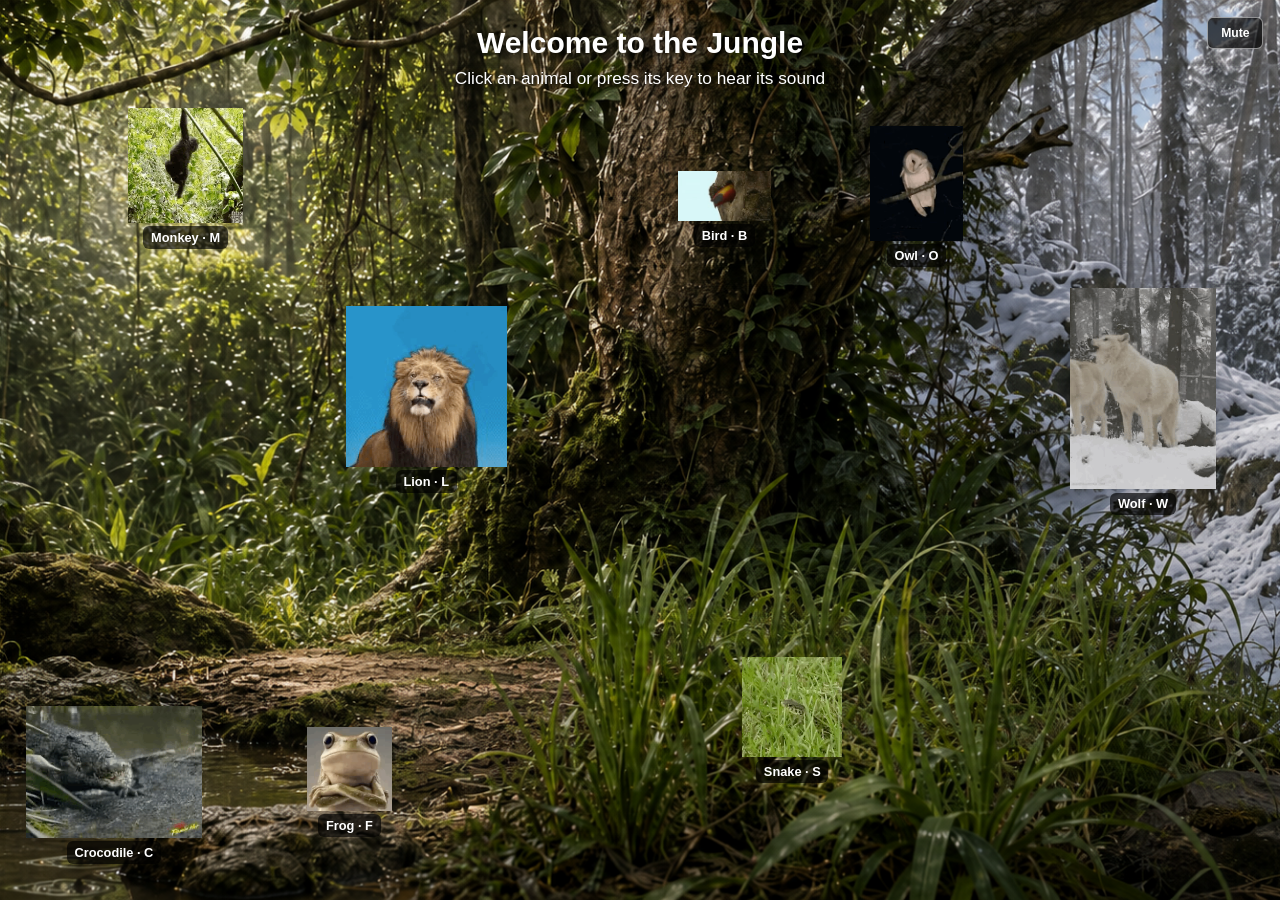
<file: Assignment3/index.html>
<!DOCTYPE html>
<html lang="en">

<head>
    <meta charset="UTF-8">
    <meta name="viewport" content="width=device-width, initial-scale=1.0">

    <title>My Jungle - Miri</title>

    <link rel="stylesheet" href="styles.css">
</head>

<body>

    <main class="jungle">
        <button id="music-toggle" type="button">
            Mute
        </button>
        <h1>Welcome to the Jungle</h1>
        <p>Click an animal or press its key to hear its sound</p>
        <div class="animal animal-monkey" data-animal="monkey" data-key="m">

            <img src="images/animals/static/monkey.png" data-static="images/animals/static/monkey.png"
                data-gif="images/animals/gifs/monkey.gif" alt="Monkey">

            <span>Monkey · M</span>
        </div>


        <div class="animal animal-lion" data-animal="lion" data-key="l">

            <img src="images/animals/static/lion.png" data-static="images/animals/static/lion.png"
                data-gif="images/animals/gifs/lion.gif" alt="Lion">

            <span>Lion · L</span>
        </div>


        <div class="animal animal-bird" data-animal="bird" data-key="b">

            <img src="images/animals/static/bird.png" data-static="images/animals/static/bird.png"
                data-gif="images/animals/gifs/bird.gif" alt="Bird">

            <span>Bird · B</span>
        </div>


        <div class="animal animal-owl" data-animal="owl" data-key="o">

            <img src="images/animals/static/owl.png" data-static="images/animals/static/owl.png"
                data-gif="images/animals/gifs/owl.gif" alt="Owl">

            <span>Owl · O</span>
        </div>


        <div class="animal animal-wolf" data-animal="wolf" data-key="w">

            <img src="images/animals/static/wolf.png" data-static="images/animals/static/wolf.png"
                data-gif="images/animals/gifs/wolf.gif" alt="Wolf">

            <span>Wolf · W</span>
        </div>


        <div class="animal animal-crocodile" data-animal="crocodile" data-key="c">

            <img src="images/animals/static/crocodile.png" data-static="images/animals/static/crocodile.png"
                data-gif="images/animals/gifs/crocodile.gif" alt="Crocodile">

            <span>Crocodile · C</span>
        </div>


        <div class="animal animal-frog" data-animal="frog" data-key="f">

            <img src="images/animals/static/frog.png" data-static="images/animals/static/frog.png"
                data-gif="images/animals/gifs/frog.gif" alt="Frog">

            <span>Frog · F</span>
        </div>


        <div class="animal animal-snake" data-animal="snake" data-key="s">

            <img src="images/animals/static/snake.png" data-static="images/animals/static/snake.png"
                data-gif="images/animals/gifs/snake.gif" alt="Snake">

            <span>Snake · S</span>
        </div>
    </main>
    <audio id="background-music" loop>
        <source src="sounds/background/jungle.mp3" type="audio/mpeg">
    </audio>
    <script src="script.js"></script>
</body>


</html>
</file>
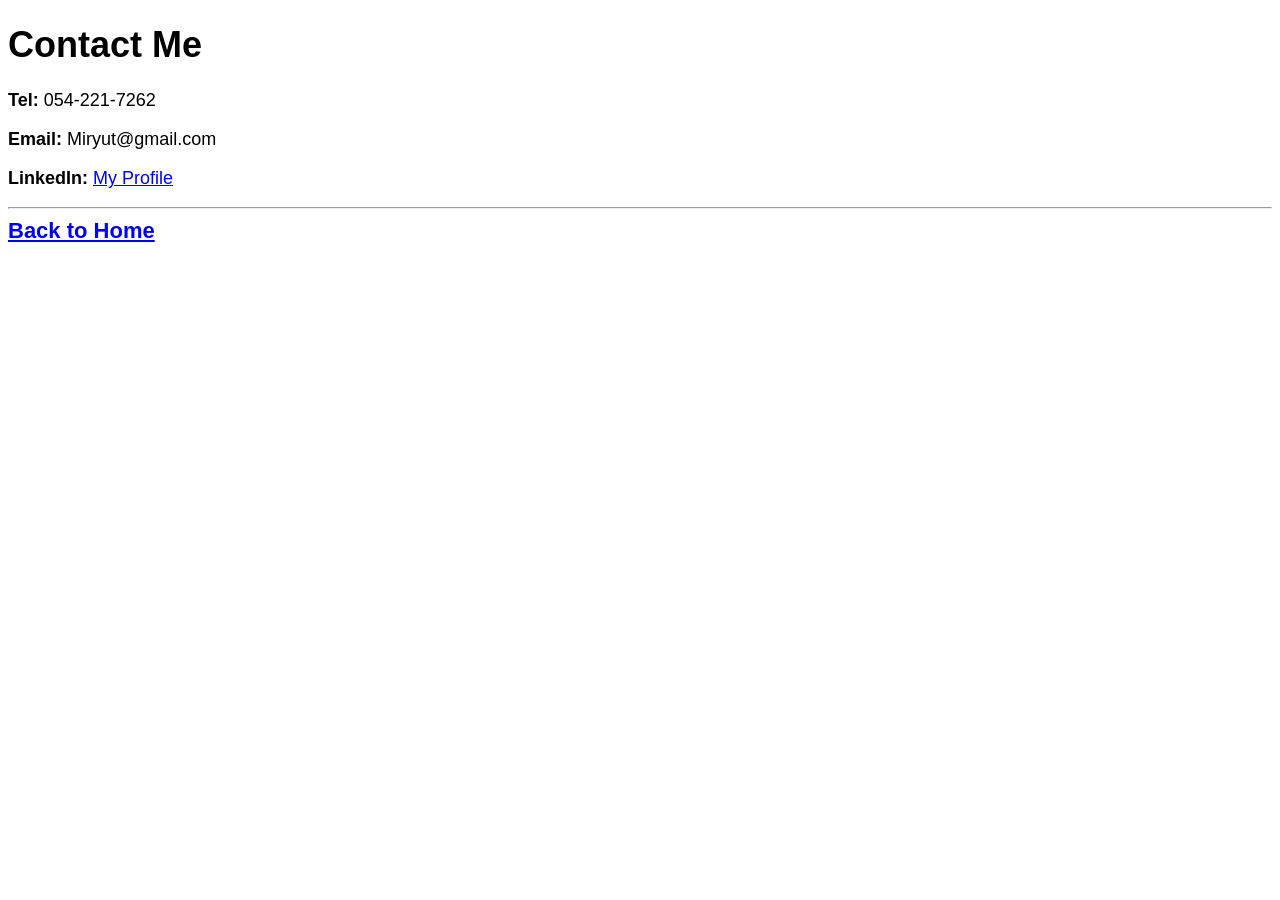
<file: Assignment1/contact.html>
<!DOCTYPE html>
<html lang="en">

<head>
    <meta charset="UTF-8">
    <meta name="viewport" content="width=device-width, initial-scale=1.0">
    <title>Contact Me</title>
</head>

<body style="font-size: 18px; font-family: Arial, sans-serif;">
    <h1>Contact Me</h1>
    <p><strong>Tel:</strong> 054-221-7262</p>
    <p><strong>Email:</strong> Miryut@gmail.com</p>
    <p><strong>LinkedIn:</strong> <a href="https://linkedin.com/in/miriu" target="_blank">My Profile</a></p>

    <hr style="clear: both;">

    <nav style="font-size: 22px; font-weight: bold;">
        <a href="index.html">Back to Home</a>
    </nav>

</body>

</html>
</file>
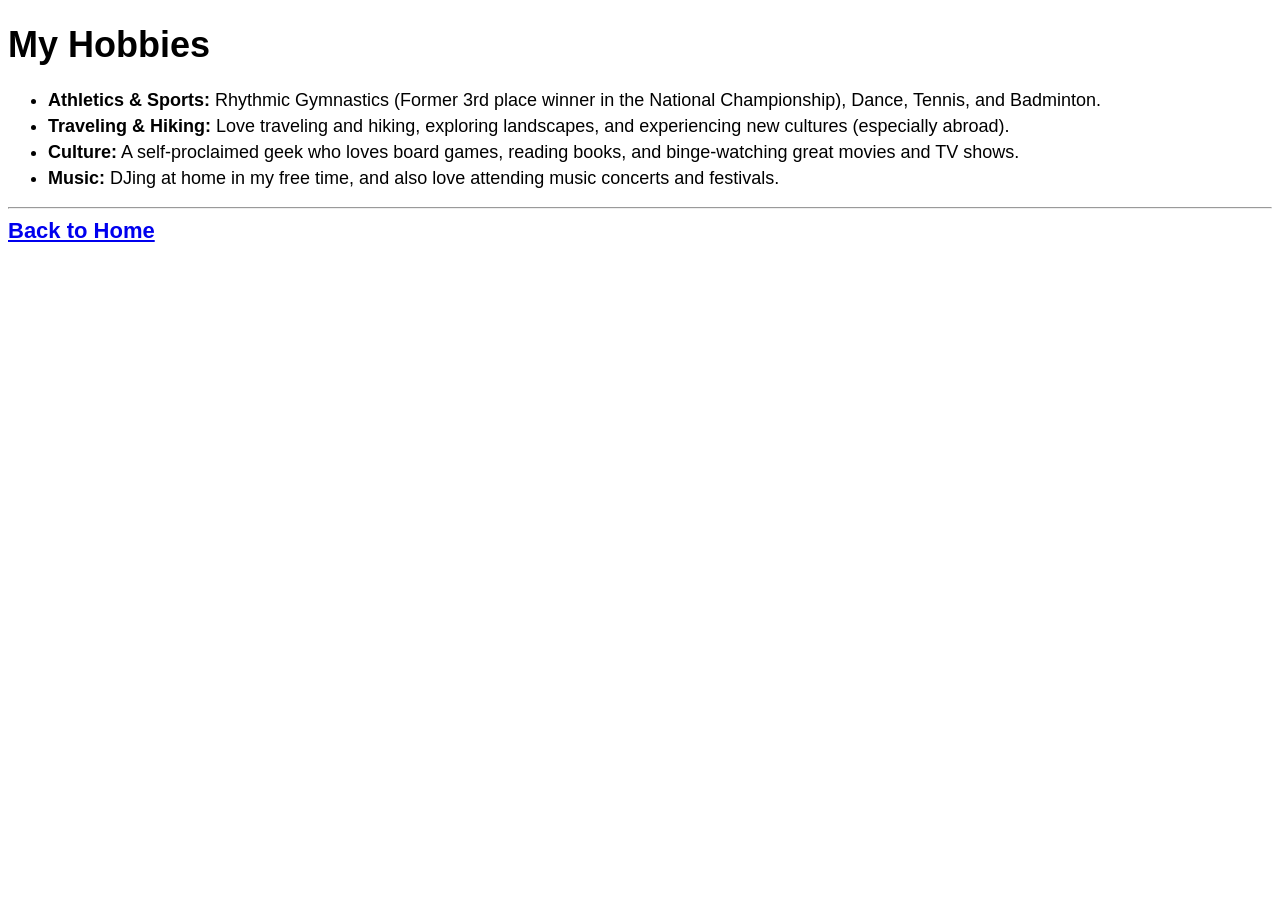
<file: Assignment1/hobbies.html>
<!DOCTYPE html>
<html lang="en">

<head>
    <meta charset="UTF-8">
    <meta name="viewport" content="width=device-width, initial-scale=1.0">
    <title>My Hobbies</title>
</head>

<body style="font-size: 18px; font-family: Arial, sans-serif;">
    <h1>My Hobbies</h1>

    <ul>
        <li style="margin-bottom: 5px;"><strong>Athletics & Sports:</strong> Rhythmic Gymnastics (Former 3rd place
            winner in the National Championship), Dance, Tennis, and Badminton.</li>
        <li style="margin-bottom: 5px;"><strong>Traveling & Hiking:</strong> Love traveling and hiking, exploring
            landscapes, and experiencing new cultures (especially abroad).</li>
        <li style="margin-bottom: 5px;"><strong>Culture:</strong> A self-proclaimed geek who loves board games, reading
            books, and binge-watching great movies and TV shows.</li>
        <li style="margin-bottom: 5px;"><strong>Music:</strong> DJing at home in my free time, and also love attending
            music concerts and festivals.</li>
    </ul>

    <hr style="clear: both;">

    <nav style="font-size: 22px; font-weight: bold;">
        <a href="index.html">Back to Home</a>
    </nav>

</body>

</html>
</file>
<file: Assignment3/styles.css>
* {
    margin: 0;
    padding: 0;
    box-sizing: border-box;
}

body {
    font-family: Arial, sans-serif;
    overflow: hidden;
}

.jungle {
    width: 100vw;
    height: 100vh;

    background-image: url("images/background/jungle-background.png");
    background-size: cover;
    background-position: center;
    background-repeat: no-repeat;

    position: relative;
}

h1 {
    position: relative;

    width: 100%;
    margin: 0 auto;
    font-size: 30px;
    padding-top: clamp(10px, 2vw, 30px);

    text-align: center;
    color: white;

    text-shadow: 2px 2px 8px black;
}

p {
    position: relative;
    z-index: 5;

    width: 100%;
    margin: clamp(4px, 0.6vw, 10px) auto 0;

    text-align: center;
    color: white;

    font-size: clamp(10px, 1.35vw, 20px);
    line-height: 1.3;

    text-shadow: 1px 1px 5px black;
}

.animal {
    position: absolute;
    cursor: pointer;
    text-align: center;
}

.animal img {
    display: block;
    width: 100%;
    height: auto;
}

.animal span {
    display: inline-block;

    margin-top: clamp(2px, 0.25vw, 4px);

    padding:
        clamp(2px, 0.3vw, 5px) clamp(4px, 0.6vw, 10px);

    color: white;
    background-color: rgba(0, 0, 0, 0.65);

    border-radius: 6px;

    font-size: clamp(8px, 1vw, 16px);
    font-weight: bold;

    white-space: nowrap;
}

.animal-monkey {
    width: 9%;
    top: 12%;
    left: 10%;
}

.animal-lion {
    width: 12.6%;
    top: 34%;
    left: 27%;
}

.animal-bird {
    width: 7.2%;
    top: 19%;
    left: 53%;
}

.animal-owl {
    width: 7.2%;
    top: 14%;
    left: 68%;
}

.animal-wolf {
    width: 11.4%;
    top: 32%;
    right: 5%;
}

.animal-crocodile {
    width: 13.8%;
    bottom: 4%;
    left: 2%;
}

.animal-frog {
    width: 6.6%;
    bottom: 7%;
    left: 24%;
}

.animal-snake {
    width: 7.8%;
    bottom: 13%;
    left: 58%;
}

#music-toggle {
    position: absolute;

    top: clamp(6px, 1.3vw, 20px);
    right: clamp(6px, 1.3vw, 20px);

    z-index: 10;

    padding:
        clamp(4px, 0.65vw, 10px) clamp(6px, 1vw, 16px);

    color: white;
    background-color: rgba(0, 0, 0, 0.65);

    border: 1px solid rgba(255, 255, 255, 0.5);
    border-radius: 6px;

    font-size: clamp(9px, 0.95vw, 14px);
    font-weight: bold;

    cursor: pointer;
}

#music-toggle:hover {
    background-color: rgba(0, 0, 0, 0.85);
}

@media (max-width: 600px) {
    h1 {
        font-size: 7vw;
        padding-top: 20px;
    }

    p {
        width: 85%;
        font-size: 3.5vw;
    }

    .animal span {
        font-size: 11px;
        padding: 3px 6px;
    }

    #music-toggle {
        top: 10px;
        right: 10px;
        padding: 6px 9px;
        font-size: 11px;
    }
}
</file>
